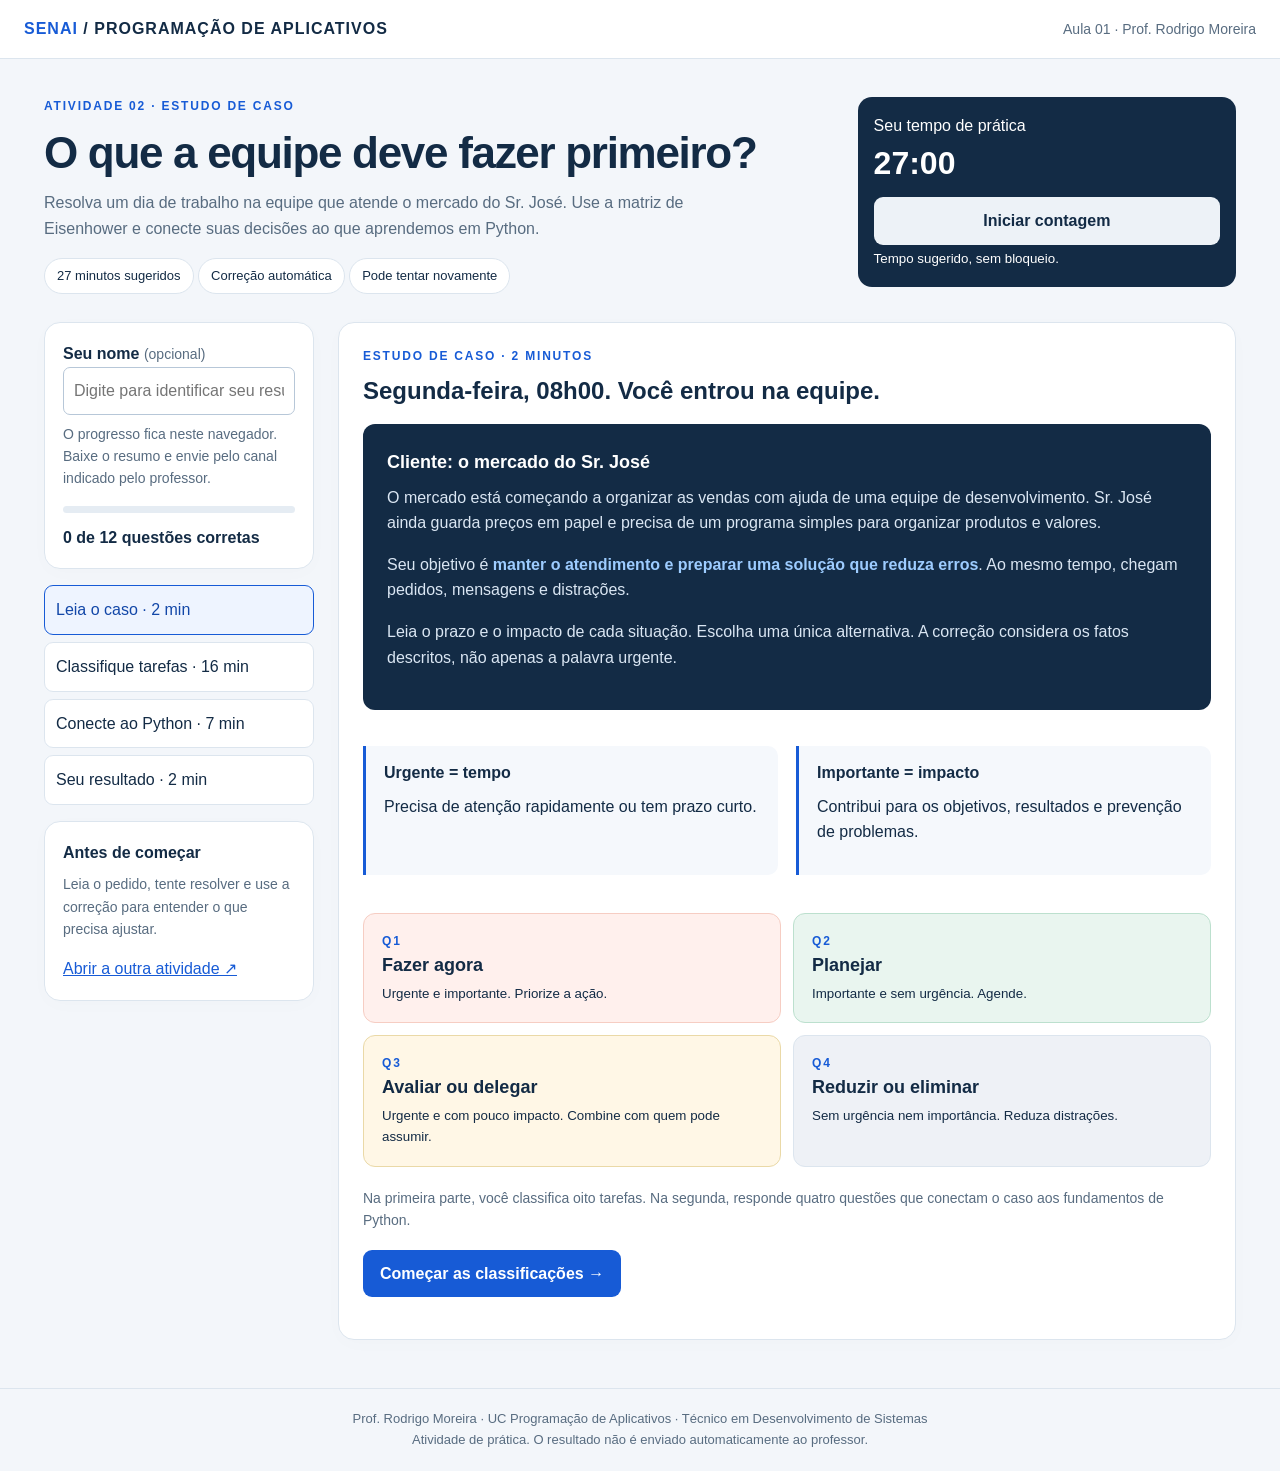
<file: eisenhower/index.html>
<!doctype html><html lang="pt-BR"><head><meta charset="utf-8"><meta name="viewport" content="width=device-width,initial-scale=1"><meta name="description" content="Resolva um dia de trabalho na equipe que atende o mercado do Sr. José. Use a matriz de Eisenhower e conecte suas decisões ao que aprendemos em Python."><title>Prioridades na prática | SENAI</title><link rel="stylesheet" href="style.css"></head><body data-key="senai-matriz-aula01-v1"><header class="top"><div class="brand"><span>SENAI</span> / PROGRAMAÇÃO DE APLICATIVOS</div><span class="muted">Aula 01 · Prof. Rodrigo Moreira</span></header><section class="hero"><div><div class="eyebrow">Atividade 02 · Estudo de caso</div><h1>O que a equipe deve fazer primeiro?</h1><p>Resolva um dia de trabalho na equipe que atende o mercado do Sr. José. Use a matriz de Eisenhower e conecte suas decisões ao que aprendemos em Python.</p><span class="badge">27 minutos sugeridos</span> <span class="badge">Correção automática</span> <span class="badge">Pode tentar novamente</span></div><div class="timerbox"><span>Seu tempo de prática</span><strong id="clock">27:00</strong><button class="btn secondary" id="start">Iniciar contagem</button><small id="timer-note">Tempo sugerido, sem bloqueio.</small></div></section><div class="layout"><aside class="sidebar"><section class="panel"><label for="student"><b>Seu nome</b> <span class="muted">(opcional)</span></label><input class="name" id="student" placeholder="Digite para identificar seu resultado" maxlength="100"><p class="muted">O progresso fica neste navegador. Baixe o resumo e envie pelo canal indicado pelo professor.</p><div class="progress"><div id="bar" style="width:0%"></div></div><b id="count"></b></section><nav class="nav" aria-label="Etapas da atividade" id="nav"></nav><section class="panel" style="margin-top:16px"><b>Antes de começar</b><p class="muted">Leia o pedido, tente resolver e use a correção para entender o que precisa ajustar.</p><a id="other" href="#">Abrir a outra atividade ↗</a></section></aside><main><section class="card" id="content"></section></main></div><footer>Prof. Rodrigo Moreira · UC Programação de Aplicativos · Técnico em Desenvolvimento de Sistemas<br>Atividade de prática. O resultado não é enviado automaticamente ao professor.</footer><script src="common.js"></script><script src="app.js"></script></body></html>
</file>
<file: eisenhower/style.css>
*{box-sizing:border-box} :root{--ink:#132b45;--blue:#175bd6;--muted:#586c80;--line:#dce5ee;--paper:#fff;--bg:#f3f6fa;--green:#08785a}body{margin:0;font-family:Inter,Segoe UI,Arial,sans-serif;background:var(--bg);color:var(--ink);line-height:1.6}button,input,textarea{font:inherit}button,a{touch-action:manipulation}button{cursor:pointer}a{color:var(--blue)}.top{background:#fff;border-bottom:1px solid var(--line);padding:16px max(24px,calc((100vw - 1240px)/2));display:flex;gap:16px;align-items:center;justify-content:space-between}.brand{font-weight:800;letter-spacing:1px}.brand span{color:var(--blue)}.eyebrow{text-transform:uppercase;letter-spacing:1.8px;font-size:12px;font-weight:800;color:var(--blue)}.hero{max-width:1240px;margin:0 auto;padding:38px 24px 28px;display:grid;grid-template-columns:1fr auto;gap:20px}h1{font-size:clamp(28px,4vw,44px);line-height:1.15;letter-spacing:-1.3px;margin:12px 0}h2{font-size:24px;line-height:1.3;margin:8px 0 16px}h3{margin:0 0 8px;font-size:18px}p{margin:8px 0 16px}.hero p{max-width:720px;color:var(--muted)}.badge{font-size:13px;border:1px solid var(--line);border-radius:24px;padding:7px 12px;background:#fff;display:inline-block}.timerbox{min-width:190px;align-self:start;padding:16px;background:#132b45;color:white;border-radius:14px}.timerbox strong{display:block;font-size:32px;font-variant-numeric:tabular-nums}.timerbox button{width:100%;margin-top:8px}.layout{max-width:1240px;padding:0 24px 48px;margin:auto;display:grid;grid-template-columns:270px 1fr;gap:24px}.sidebar{align-self:start;position:sticky;top:18px}.panel,.card{border:1px solid var(--line);background:#fff;border-radius:16px;padding:24px;box-shadow:0 4px 20px #18324f04}.panel{padding:18px;margin-bottom:16px}.nav{display:grid;gap:7px}.nav button{text-align:left;background:white;border:1px solid var(--line);padding:11px;border-radius:9px;color:var(--ink);display:flex;justify-content:space-between;gap:8px}.nav button.active{border-color:var(--blue);background:#eef4ff;color:#1247a8}.nav small{white-space:nowrap}.progress{height:7px;background:#e5ecf3;border-radius:10px;margin:12px 0;overflow:hidden}.progress div{background:var(--green);height:100%;transition:width .25s}.muted{color:var(--muted);font-size:14px}.btn{border:0;border-radius:9px;background:var(--blue);color:white;padding:11px 17px;font-weight:650}.btn.secondary{background:#edf2f7;color:var(--ink)}.btn:disabled{opacity:.55;cursor:wait}.actions{display:flex;gap:10px;flex-wrap:wrap;margin:18px 0}.instructions{background:#f5f8fc;border-left:3px solid var(--blue);padding:14px 18px;margin:18px 0;border-radius:0 10px 10px 0}.instructions ol,.instructions ul{padding-left:20px;margin:8px 0}.code{width:100%;min-height:270px;resize:vertical;background:#102338;color:#e6f1ff;font:15px/1.7 Consolas,monospace;padding:18px;border:2px solid #223d5a;border-radius:10px;tab-size:4;white-space:pre}.code:focus{outline:3px solid #92b9ff}.output{background:#f3f6fa;border:1px solid var(--line);border-radius:10px;padding:14px;white-space:pre-wrap;overflow-wrap:anywhere;font:14px/1.6 Consolas,monospace;min-height:55px}.feedback{padding:14px;border-radius:9px;background:#eef4ff;margin:14px 0;white-space:pre-line}.feedback.good{background:#e4f6ef;color:#07573f}.feedback.bad{background:#fff1e5;color:#87410d}.checks{margin:12px 0;padding:0;list-style:none}.checks li{padding:7px 0}.name{width:100%;border:1px solid #b7c7d8;border-radius:7px;padding:10px}.question{padding:20px 0;border-top:1px solid var(--line)}.question:first-child{border-top:0}.options{display:grid;gap:10px}.option{display:flex;gap:12px;align-items:flex-start;border:1px solid var(--line);border-radius:9px;padding:12px;cursor:pointer;background:#fff}.option:has(input:checked){background:#eef4ff;border-color:var(--blue)}.option input{margin-top:6px;accent-color:var(--blue)}.matrix{display:grid;grid-template-columns:1fr 1fr;gap:12px;margin:20px 0}.quadrant{border-radius:12px;padding:18px;border:1px solid var(--line)}.q1{background:#fff0ed;border-color:#f6cdc3}.q2{background:#e9f5ef;border-color:#bce0ce}.q3{background:#fff7e6;border-color:#ead9a7}.q4{background:#eef1f6}.quadrant b{font-size:18px;display:block}.quadrant small{display:block;margin-top:3px}.taskpill{display:block;font-size:12px;padding:5px;margin-top:8px;border-radius:5px;background:#ffffffa8}.case{background:#132b45;color:#fff;border-radius:12px;padding:24px;margin:18px 0}.case p{color:#dae6f3}.case strong{color:#9dccff}.split{display:grid;grid-template-columns:1fr 1fr;gap:18px}.summary-score{font-size:40px;line-height:1.2;color:var(--green);font-weight:800}.hidden{display:none!important}summary{cursor:pointer;font-weight:650}details{padding:12px 0}pre{overflow-x:auto}footer{padding:20px;text-align:center;color:var(--muted);font-size:13px;border-top:1px solid var(--line)}:focus-visible{outline:3px solid #86b2ff;outline-offset:2px}@media(max-width:850px){.layout{grid-template-columns:1fr}.sidebar{position:static}.nav{grid-template-columns:1fr 1fr}.hero{grid-template-columns:1fr}.timerbox{max-width:280px}.split{grid-template-columns:1fr}}@media(max-width:480px){.matrix{grid-template-columns:1fr}.card{padding:18px}.layout,.hero{padding-left:14px;padding-right:14px}.top{padding:14px;flex-wrap:wrap}.nav{grid-template-columns:1fr 1fr}.nav button{font-size:13px}}@media print{.top,.hero,.sidebar,.nav,.actions,textarea,.timerbox,footer,.no-print{display:none!important}.layout{display:block;padding:0}.card{border:0;box-shadow:none}body{background:white}.print-only{display:block!important}.hidden{display:none!important}}
</file>
